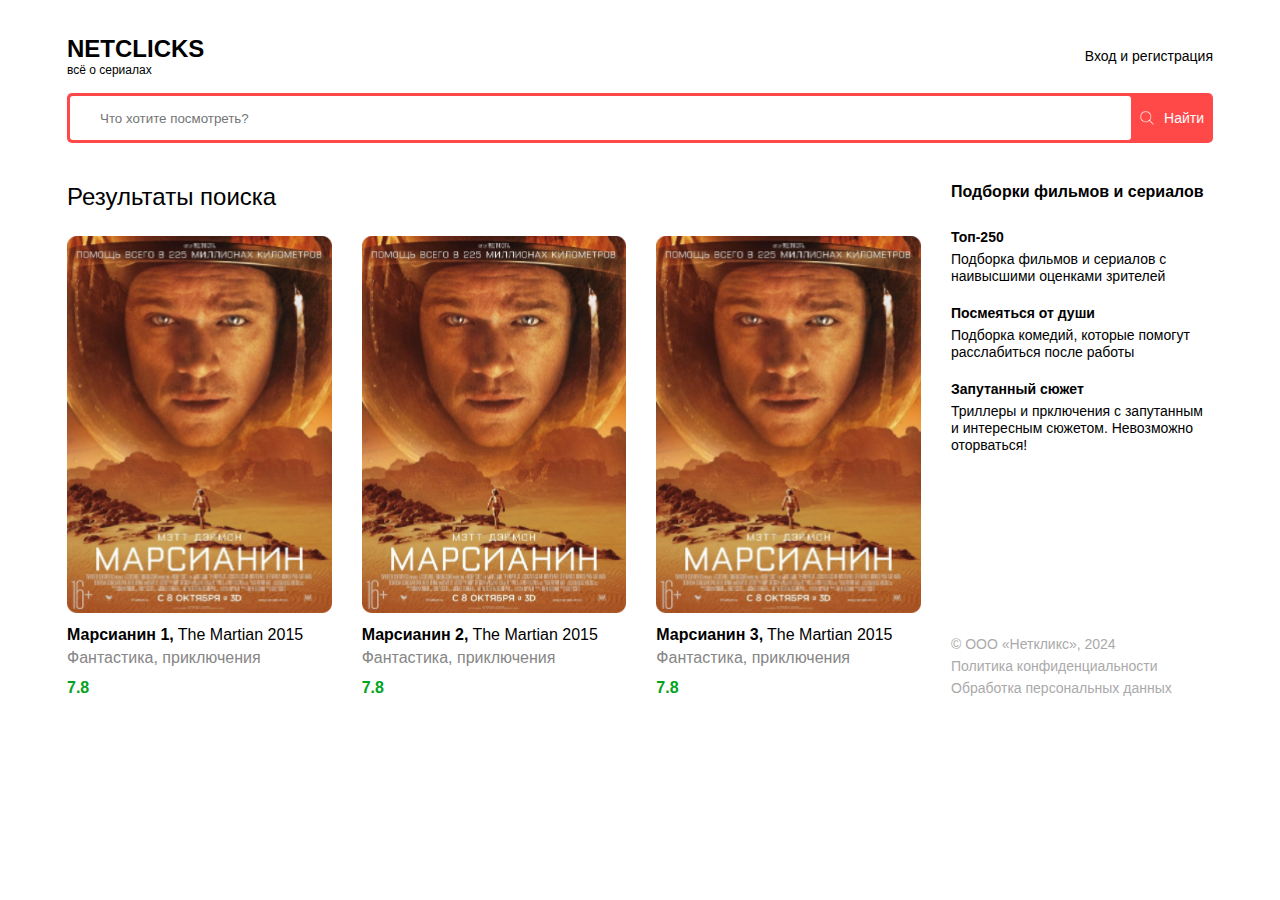
<file: index.html>
<!DOCTYPE html>
<html lang="en">
  <head>
    <meta charset="UTF-8" />
    <meta name="viewport" content="width=device-width, initial-scale=1.0" />
    <link rel="stylesheet" href="style.css" />
    <script src="/script.js" defer></script>
    <title>Netkliks</title>
  </head>
  <body>
    <header class="header">
      <div class="container">
        <div class="header-box">
          <div class="header-logo">
            <h1>NETCLICKS</h1>
            <p>всё о сериалах</p>
          </div>
          <div class="header-controls">
            <a href="#">Вход и регистрация</a>
          </div>

          <div class="header-controls--mobile">
            <img src="./images//burger.svg" alt="burger" />
          </div>
        </div>
      </div>
    </header>

    <main>
      <section class="search">
        <div class="container">
          <div class="search-box">
            <input
              id="search-input"
              type="text"
              placeholder="Что хотите посмотреть?"
            />
            <button id="search-button">
              <img src="./images//search.svg" alt="search" />
              <span>Найти</span>
            </button>
          </div>
        </div>
      </section>

      <section class="content">
        <div class="container">
          <div class="content-box">
            <div class="content-main">
              <h2 class="content-main__title">Результаты поиска</h2>

              <div class="content-cards">
                <a href="./film.html" class="content-cards__item">
                  <div class="content-cards__item--img">
                    <img src="./images/film.png" alt="film" />
                  </div>
                  <div class="content-cards__item--title">
                    <h5>Марсианин,</h5>
                    <span>The Martian 2015</span>
                  </div>
                  <p class="content-cards__item--description">
                    Фантастика, приключения
                  </p>
                  <p class="content-cards__item--rating">7.8</p>
                </a>

                <a href="./film.html" class="content-cards__item">
                  <div class="content-cards__item--img">
                    <img src="./images/film.png" alt="film" />
                  </div>
                  <div class="content-cards__item--title">
                    <h5>Марсианин,</h5>
                    <span>The Martian 2015</span>
                  </div>

                  <p class="content-cards__item--description">
                    Фантастика, приключения
                  </p>
                  <p class="content-cards__item--rating">7.8</p>
                </a>

                <a href="./film.html" class="content-cards__item">
                  <div class="content-cards__item--img">
                    <img src="./images/film.png" alt="film" />
                  </div>
                  <div class="content-cards__item--title">
                    <h5>Марсианин,</h5>
                    <span>The Martian 2015</span>
                  </div>

                  <p class="content-cards__item--description">
                    Фантастика, приключения
                  </p>
                  <p class="content-cards__item--rating">7.8</p>
                </a>

                <a href="./film.html" class="content-cards__item">
                  <div class="content-cards__item--img">
                    <img src="./images/film.png" alt="film" />
                  </div>
                  <div class="content-cards__item--title">
                    <h5>Марсианин,</h5>
                    <span>The Martian 2015</span>
                  </div>

                  <p class="content-cards__item--description">
                    Фантастика, приключения
                  </p>
                  <p class="content-cards__item--rating">7.8</p>
                </a>

                <a href="./film.html" class="content-cards__item">
                  <div class="content-cards__item--img">
                    <img src="./images/film.png" alt="film" />
                  </div>
                  <div class="content-cards__item--title">
                    <h5>Марсианин,</h5>
                    <span>The Martian 2015</span>
                  </div>

                  <p class="content-cards__item--description">
                    Фантастика, приключения
                  </p>
                  <p class="content-cards__item--rating">7.8</p>
                </a>

                <a href="./film.html" class="content-cards__item">
                  <div class="content-cards__item--img">
                    <img src="./images/film.png" alt="film" />
                  </div>
                  <div class="content-cards__item--title">
                    <h5>Марсианин,</h5>
                    <span>The Martian 2015</span>
                  </div>

                  <p class="content-cards__item--description">
                    Фантастика, приключения
                  </p>
                  <p class="content-cards__item--rating">7.8</p>
                </a>
              </div>
            </div>

            <div class="content-sidebar">
              <div class="content-sidebar__info">
                <h4 class="content-sidebar__info--title">
                  Подборки фильмов и сериалов
                </h4>

                <div class="content-sidebar__info__wrapper">
                  <div class="content-sidebar__info__item">
                    <h5>Топ-250</h5>
                    <p>
                      Подборка фильмов и сериалов с наивысшими оценками зрителей
                    </p>
                  </div>

                  <div class="content-sidebar__info__item">
                    <h5>Посмеяться от души</h5>
                    <p>
                      Подборка комедий, которые помогут расслабиться после
                      работы
                    </p>
                  </div>

                  <div class="content-sidebar__info__item">
                    <h5>Запутанный сюжет</h5>
                    <p>
                      Триллеры и прключения с запутанным и интересным сюжетом.
                      Невозможно оторваться!
                    </p>
                  </div>
                </div>
              </div>

              <div class="content-sidebar__footer">
                <p>© ООО «Неткликс», 2024</p>
                <a href="#">Политика конфиденциальности</a>
                <a href="#">Обработка персональных данных</a>
              </div>
            </div>
          </div>
        </div>
      </section>
    </main>
  </body>
</html>
</file>
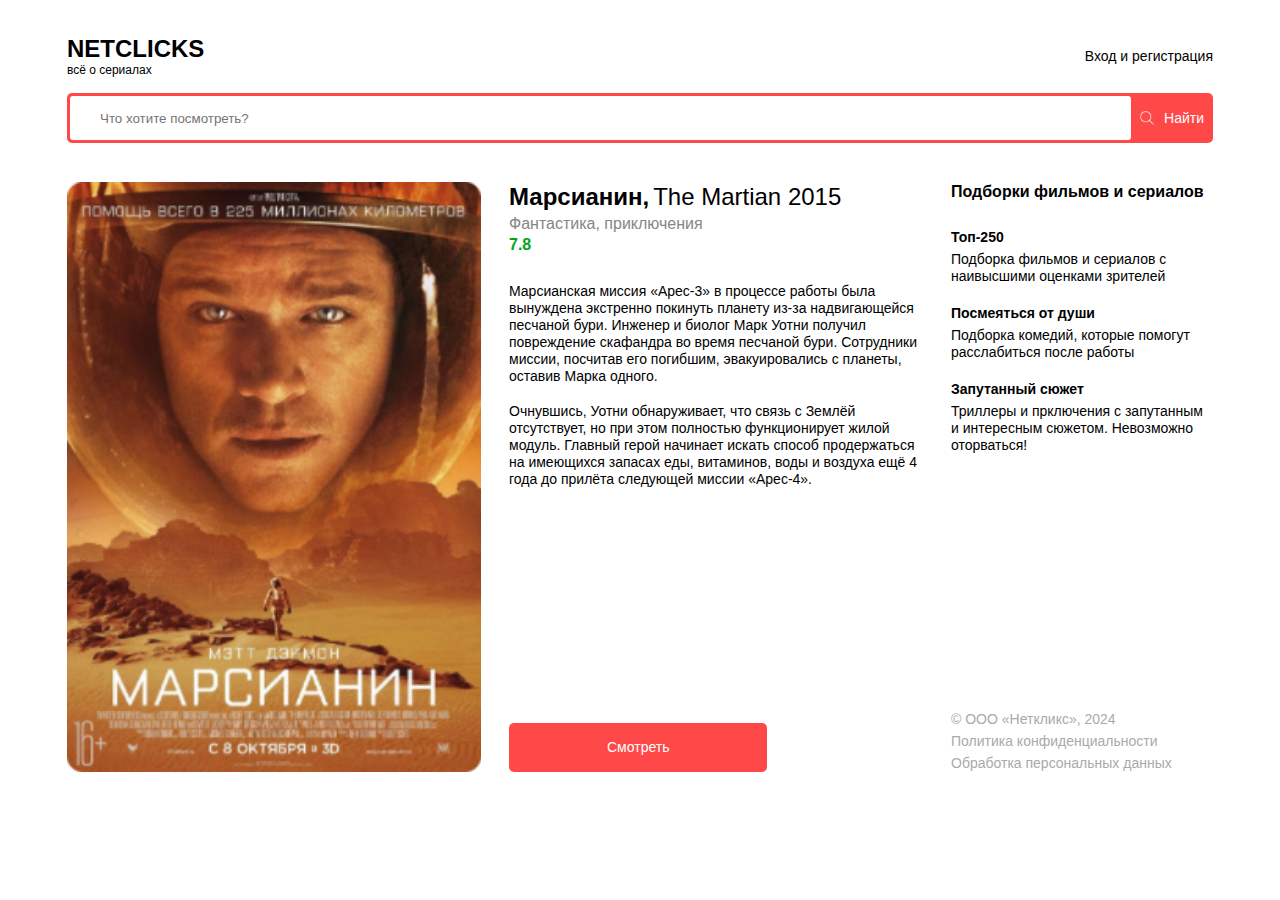
<file: film.html>
<!DOCTYPE html>
<html lang="en">
  <head>
    <meta charset="UTF-8" />
    <meta name="viewport" content="width=device-width, initial-scale=1.0" />
    <link rel="stylesheet" href="style.css" />
    <title>Netkliks</title>
  </head>
  <body>
    <header class="header">
      <div class="container">
        <div class="header-box">
          <div class="header-logo">
            <h1>NETCLICKS</h1>
            <p>всё о сериалах</p>
          </div>
          <div class="header-controls">
            <a href="#">Вход и регистрация</a>
          </div>

          <div class="header-controls--mobile">
            <img src="./images//burger.svg" alt="burger" />
          </div>
        </div>
      </div>
    </header>

    <main>
      <section class="search">
        <div class="container">
          <div class="search-box">
            <input type="text" placeholder="Что хотите посмотреть?" />
            <button>
              <img src="./images/search.svg" alt="search" />
              <span>Найти</span>
            </button>
          </div>
        </div>
      </section>

      <section class="content">
        <div class="container">
          <div class="content-box">
            <div class="content-film">
              <div class="content-film__img">
                <img src="./images/film.png" alt="film">
            </div>

            <div class="content-film__info">
              <div class="content-film__info__content">
                <div class="content-film__info__title">
                  <h1>Марсианин,</h1>
                  <p> The Martian 2015</p>
                </div>

                <p class="content-film__info__description">Фантастика, приключения</p>

                <p class="content-film__info__rating">7.8</p>
                <p class="content-film__info__text">
                  Марсианская миссия «Арес-3» в процессе работы была
                  вынуждена экстренно покинуть планету из-за надвигающейся песчаной бури. 
                  Инженер и биолог Марк Уотни получил повреждение скафандра во время песчаной бури. 
                  Сотрудники миссии, посчитав его погибшим, эвакуировались с планеты, 
                  оставив Марка одного.
                </p>

                <p class="content-film__info__text">
                  Очнувшись, Уотни обнаруживает, что связь с Землёй отсутствует, но при этом полностью функционирует жилой модуль. 
                  Главный герой начинает искать способ продержаться на имеющихся запасах еды, витаминов, воды и воздуха ещё 4 года до прилёта следующей миссии «Арес-4».
                </p>
              </div>
              <div class="content-film__info__controls">
                <button>Смотреть</button>
              </div>
            </div>

            <div class="content-sidebar">
              <div class="content-sidebar__info">
                <h4 class="content-sidebar__info--title">
                  Подборки фильмов и сериалов
                </h4>

                <div class="content-sidebar__info__wrapper">
                  <div class="content-sidebar__info__item">
                    <h5>Топ-250</h5>
                    <p>
                      Подборка фильмов и сериалов с наивысшими оценками зрителей
                    </p>
                  </div>

                  <div class="content-sidebar__info__item">
                    <h5>Посмеяться от души</h5>
                    <p>
                      Подборка комедий, которые помогут расслабиться после
                      работы
                    </p>
                  </div>

                  <div class="content-sidebar__info__item">
                    <h5>Запутанный сюжет</h5>
                    <p>
                      Триллеры и прключения с запутанным и интересным сюжетом.
                      Невозможно оторваться!
                    </p>
                  </div>
                </div>
              </div>

              <div class="content-sidebar__footer">
                <p>© ООО «Неткликс», 2024</p>
                <a href="#">Политика конфиденциальности</a>
                <a href="#">Обработка персональных данных</a>
              </div>
            </div>
          </div>
        </div>
      </section>
    </main>
  </body>
</html>
</file>
<file: style.css>
* {
  box-sizing: border-box;
}

body {
  margin: 0;
  padding: 0;
}

.container {
  max-width: 1194px;
  padding-left: 24px;
  padding-right: 24px;
  margin: 0 auto;
}

.header {
  margin-top: 34px;
  margin-bottom: 15px;
}

.header-box {
  display: flex;
  justify-content: space-between;
  align-items: center;
}

.header-logo h1 {
  margin: 0;
  font-family: Inter, sans-serif;
  font-size: 24px;
  font-weight: 700;
  line-height: 29px;
}

.header-logo p {
  margin: 0;
  font-family: Inter, sans-serif;
  font-size: 12px;
  font-weight: 300;
  line-height: 15px;
}

.header-controls a {
  color: rgb(0, 0, 0);
  font-family: Inter, sans-serif;
  font-size: 14px;
  font-weight: 400;
  line-height: 17px;
  text-decoration: none;
}

.header-controls a:hover {
  color: rgb(255, 73, 73);
}

.header-controls--mobile {
  display: none;
}

.search {
  margin-bottom: 39px;
}

.search-box {
  border-radius: 5px;
  background: rgb(255, 73, 73);
  display: flex;
  justify-content: space-between;
  align-items: center;
  padding: 3px;
  gap: 3px;
  height: 50px;
}

.search-box input {
  flex-grow: 1;
  height: 100%;
  border: none;
  outline: none;
  border-radius: 3px;
  background: rgb(255, 255, 255);
  padding: 0 30px;
  min-width: 0;
}

.search-box button {
  height: 100%;
  display: flex;
  align-items: center;
  gap: 10px;
  background: rgb(255, 73, 73);
  border: none;
  color: rgb(255, 255, 255);
  font-family: Inter, sans-serif;
  font-size: 14px;
  font-weight: 400;
  line-height: 17px;
  cursor: pointer;
}

.content {
  margin-bottom: 94px;
}

.content-box {
  display: flex;
  justify-content: space-between;
  gap: 30px;
}

.content-main {
  flex-grow: 1;
}

.content-main__title {
  margin-top: 0;
  margin-bottom: 25px;
  color: rgb(0, 0, 0);
  font-family: Inter, sans-serif;
  font-size: 24px;
  font-weight: 500;
  line-height: 29px;
}

.content-cards {
  display: flex;
  flex-wrap: wrap;
  gap: 30px;
}

.content-cards__item {
  width: calc((100% - (30px * 2)) / 3);
  text-decoration: none;
}

.content-cards__item--img {
  width: 100%;
  display: block;
  margin-bottom: 12px;

  img {
    width: 100%;
    display: block;
  }
}

.content-cards__item--title {
  display: flex;
  flex-wrap: wrap;
  gap: 4px;
  margin-bottom: 4px;
}

.content-cards__item--title h5,
.content-cards__item--title span {
  margin: 0;
  font-family: Inter, sans-serif;
  font-size: 16px;
  line-height: 19px;
  color: rgb(0, 0, 0);
}

.content-cards__item--title h5 {
  font-weight: 700;
}

.content-cards__item--title span {
  font-weight: 400;
}

.content-cards__item--description {
  color: rgb(134, 134, 134);
  font-family: Inter, sans-serif;
  font-size: 16px;
  font-weight: 400;
  line-height: 19px;
  margin-top: 0;
  margin-bottom: 11px;
}

.content-cards__item--rating {
  color: rgb(4, 163, 30);
  font-family: Inter, sans-serif;
  font-size: 16px;
  font-weight: 700;
  line-height: 19px;
  margin: 0;
}

.content-sidebar {
  width: 262px;
  min-width: 262px;
  display: flex;
  flex-direction: column;
  justify-content: space-between;
}

.content-sidebar__info {
  margin-bottom: 120px;
}
.content-sidebar__info--title {
  color: rgb(0, 0, 0);
  font-family: Inter, sans-serif;
  font-size: 16px;
  font-weight: 700;
  line-height: 19px;
  margin-top: 0;
  margin-bottom: 28px;
}

.content-sidebar__info__wrapper {
  display: flex;
  flex-direction: column;
  gap: 20px;
}

.content-sidebar__info__item {
  display: flex;
  flex-direction: column;
}

.content-sidebar__info__item h5,
.content-sidebar__info__item p {
  font-family: Inter, sans-serif;
  font-size: 14px;
  line-height: 17px;
}

.content-sidebar__info__item h5 {
  font-weight: 700;
  margin-top: 0;
  margin-bottom: 5px;
}

.content-sidebar__info__item p {
  font-weight: 400;
  margin: 0;
}

.content-sidebar__footer {
  display: flex;
  flex-direction: column;
  gap: 5px;
}

.content-sidebar__footer p {
  margin: 0;
}

.content-sidebar__footer p,
.content-sidebar__footer a {
  color: rgb(170, 170, 170);
  font-family: Inter, sans-serif;
  font-size: 14px;
  font-weight: 400;
  line-height: 17px;
}

.content-sidebar__footer a {
  text-decoration: none;
}

.content-sidebar__footer a:hover {
  color: rgb(255, 73, 73);
}

.content-film {
  flex-grow: 1;
  display: flex;
  justify-content: space-between;
  gap: 28px;
}

.content-film__img {
  width: calc((100% - 28px) / 2);
  display: flex;
  justify-content: center;
}

.content-film__img img {
  width: 100%;
  display: block;
  max-width: 450px;
}

.content-film__info {
  width: calc((100% - 28px) / 2);
  display: flex;
  flex-direction: column;
  justify-content: space-between;
  gap: 30px;
}

.content-film__info__title {
  display: flex;
  gap: 4px;
  margin-bottom: 3px;
  flex-wrap: wrap;
}

.content-film__info__title h1,
.content-film__info__title p {
  color: rgb(0, 0, 0);
  font-family: Inter, sans-serif;
  font-size: 24px;
  line-height: 29px;
}

.content-film__info__title h1 {
  font-weight: 700;
  margin: 0;
}

.content-film__info__title p {
  font-weight: 400;
  margin: 0;
}

.content-film__info__content > *:last-child {
  margin-bottom: 0;
}

.content-film__info__description {
  color: rgb(134, 134, 134);
  font-family: Inter, sans-serif;
  font-size: 16px;
  font-weight: 400;
  line-height: 19px;
  margin-top: 0;
  margin-bottom: 2px;
}

.content-film__info__rating {
  color: rgb(4, 163, 30);
  font-family: Inter, sans-serif;
  font-size: 16px;
  font-weight: 700;
  line-height: 19px;
  margin-top: 0;
  margin-bottom: 29px;
}

.content-film__info__text {
  color: rgb(0, 0, 0);
  font-family: Inter, sans-serif;
  font-size: 14px;
  font-weight: 400;
  line-height: 17px;
  margin-top: 0;
  margin-bottom: 18px;
}

.content-film__info__controls button {
  padding: 16px 98px;
  color: rgb(255, 255, 255);
  font-family: Inter, sans-serif;
  font-size: 14px;
  font-weight: 400;
  line-height: 17px;
  padding: 16px 98px;
  border-radius: 5px;
  background: rgb(255, 73, 73);
  border: none;
  outline: none;
  cursor: pointer;
}

@media (max-width: 991px) {
  .content-cards__item {
    width: calc((100% - (30px * 1)) / 2);
  }

  .content-film {
    flex-direction: column;
  }

  .content-film__img {
    width: 100%;
  }

  .content-film__info {
    width: 100%;
  }
}

@media (max-width: 768px) {
  .header-controls {
    display: none;
  }

  .header-controls--mobile {
    display: block;
  }

  .search-box input {
    padding: 0 15px;
  }

  .content-box {
    flex-direction: column;
    width: 100%;
  }
}

@media (max-width: 480px) {
  .content-cards__item {
    width: 100%;
    min-width: 100%;
  }
}
</file>
